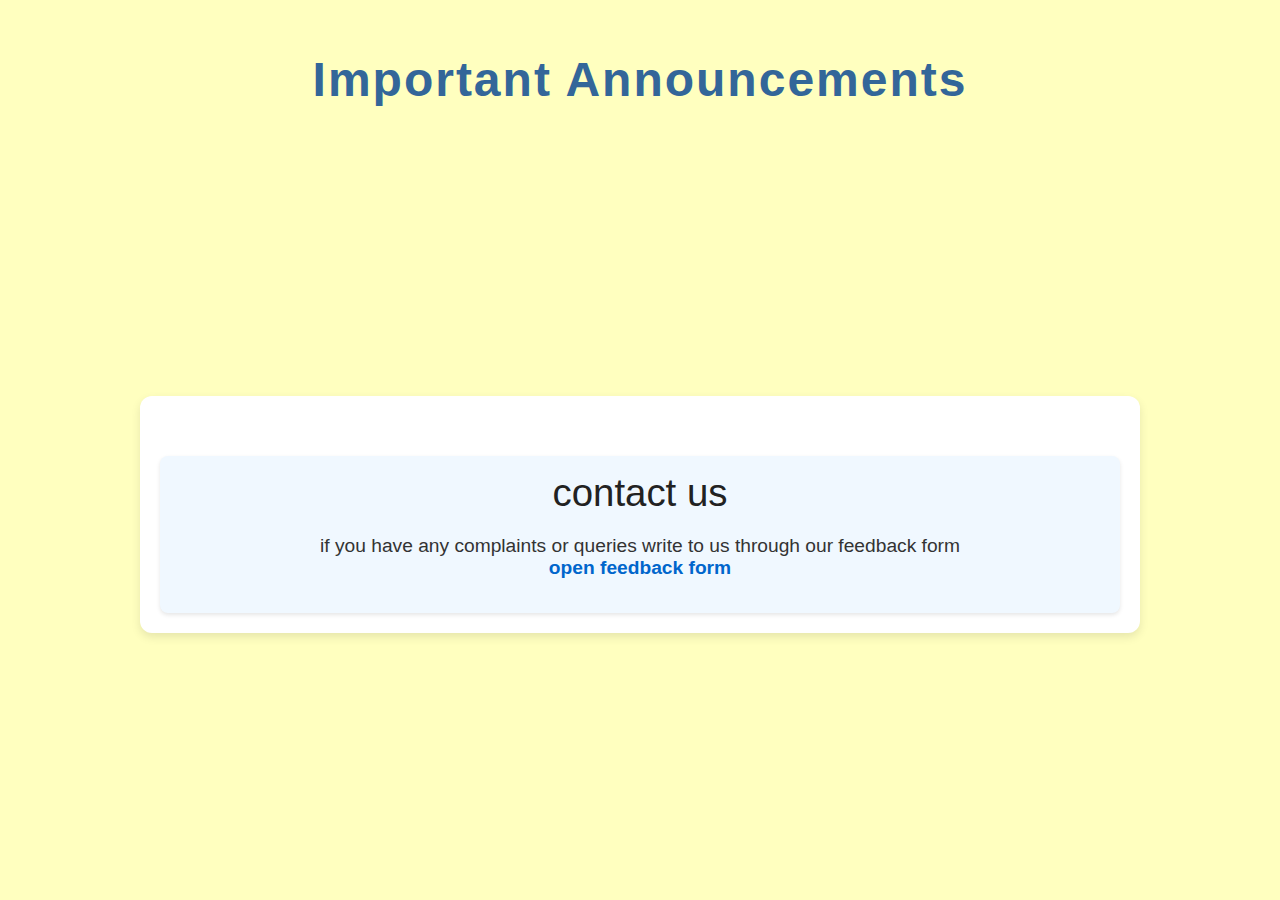
<file: announcement.html>
<!DOCTYPE html>
<html lang="en">
<head>
<meta charset="UTF-8" />
<meta name="viewport" content="width=device-width, initial-scale=1.0"/>
<title>Announcement Page</title>
<link rel="stylesheet" href="announcementstyles.css" />
</head>
<body>

<div class="container">
  <h1 class="animated-heading">Important Announcements</h1>

  <!-- Alerts Section -->
  <div class="alerts" id="alerts-section">
    <div class="alert">Try to avoid clicking on any external link thst is posted </div>
    <div class="alert">spammers and linkers are not allowed. If you found any please report to us.</div>
  </div>

  <!-- Messages Section -->
  <div class="messages" id="messages-section">
    <div class="message">Welcome to smile chat! Stay tuned for updates.</div>
   <!--  <div class="message">Don't forget to subscribe to our newsletter.</div> -->
  </div>

  <!-- Special Features Section -->
  <div class="special-section">

    <!-- Message with Image -->
    <!--  <div class="image-message" id="image-message">
      <div class="section-title">Message with Image</div>
      <p style="text-align:center;">Check out this amazing event!</p>
      <img src="https://images.unsplash.com/photo-1506744038136-46273834b3fb?ixlib=rb-4.0.3&auto=format&fit=crop&w=800&q=80" alt="Event Image" />
    </div> -->

    <!-- Share Text with Website Link -->
    <div class="share-section" id="share-section" style="margin-top:40px;">
      <div class="section-title">contact us</div>
      <p>if you have any complaints or queries write to us through our feedback form <br/><a href="https://form.jotform.com/260275777628369" target="_blank">open feedback form</a></p>
    </div>

    <!-- Poll -->
   <!-- <div class="poll" id="poll">
      <div class="section-title">Poll: What's your favorite color?</div>
      <div class="poll-question">Choose one:</div>
      <div class="poll-options">
        <label><input type="radio" name="color" value="Red" /> Red</label>
        <label><input type="radio" name="color" value="Blue" /> Blue</label>
        <label><input type="radio" name="color" value="Green" /> Green</label>
        <label><input type="radio" name="color" value="Yellow" /> Yellow</label>
      </div>
      <button class="vote" onclick="submitPoll()">Vote</button>
      <div id="poll-result" style="margin-top:10px; font-weight: bold; color: #333;"></div>
    </div> -->

  </div>
</div>

<script src="announcementscript.js"></script>
</body>
</html>
</file>
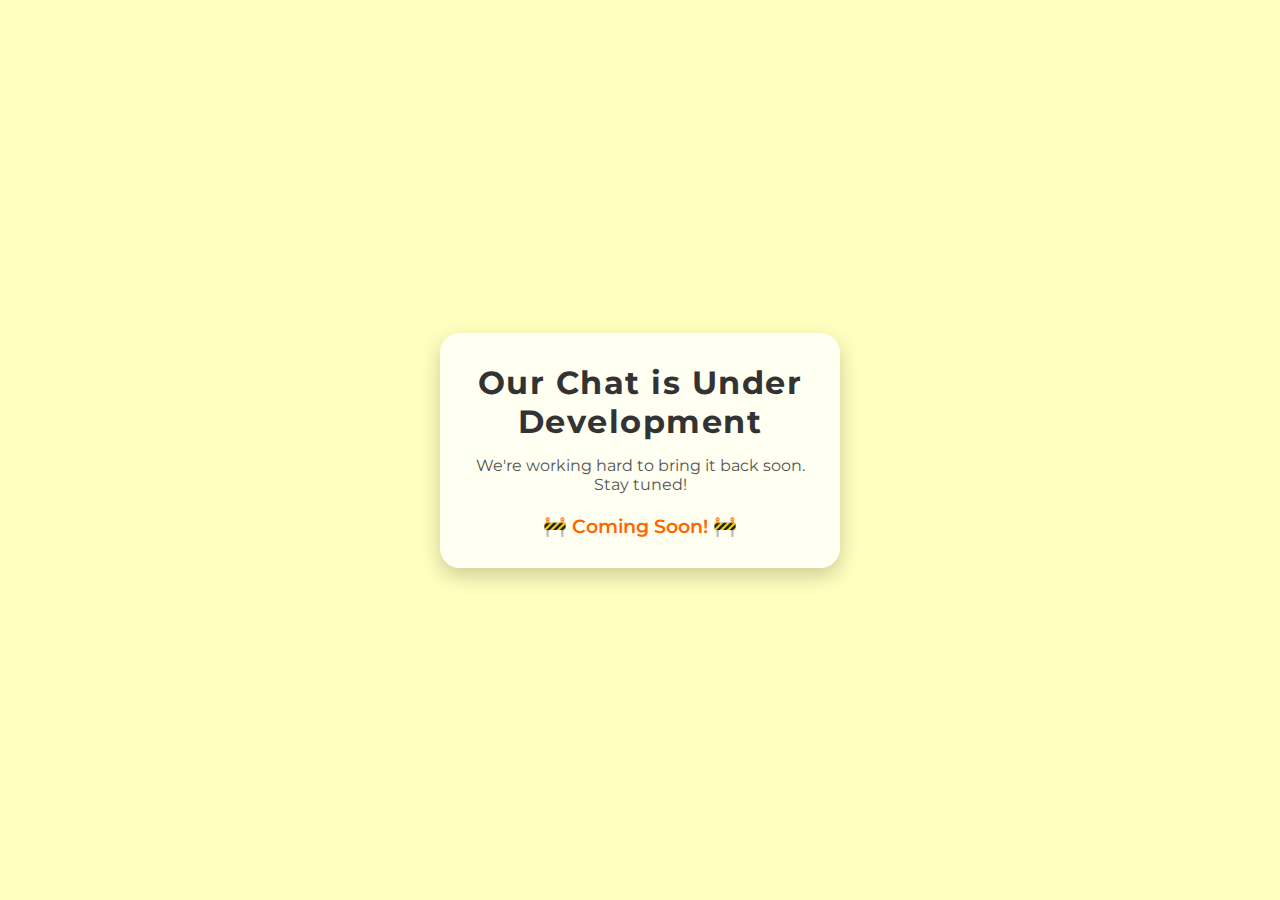
<file: construction.html>
<!DOCTYPE html>
<html lang="en">
<head>
<meta charset="UTF-8" />
<meta name="viewport" content="width=device-width, initial-scale=1.0" />
<title>Chat Under Development</title>
<!-- Google Fonts for stylish and easy-to-read font -->
<link href="https://fonts.googleapis.com/css2?family=Montserrat:wght@400;700&display=swap" rel="stylesheet" />
<style>
  /* Reset default margins and paddings */
  * {
    margin: 0;
    padding: 0;
    box-sizing: border-box;
  }
  
  /* Body styles */
  body {
    background-color: #ffffbf;
    font-family: 'Montserrat', sans-serif;
    display: flex;
    justify-content: center;
    align-items: center;
    min-height: 100vh;
    padding: 20px;
    text-align: center;
  }

  /* Container for the content */
  .container {
    padding: 30px 20px;
    background: rgba(255, 255, 255, 0.8);
    border-radius: 20px;
    box-shadow: 0 8px 20px rgba(0,0,0,0.2);
    max-width: 90%;
    width: 400px;
    animation: pulse 2s infinite;
  }

  /* Main heading */
  h1 {
    font-size: 2em;
    color: #333;
    margin-bottom: 15px;
    font-weight: 700;
    letter-spacing: 1.5px;
  }

  /* Subtext */
  p {
    font-size: 1em;
    color: #555;
    margin-bottom: 20px;
  }

  /* Status animation */
  .status {
    font-size: 1.2em;
    font-weight: 600;
    color: #ff6600;
    margin-top: 15px;
    animation: bounce 1.5s infinite alternate;
  }

  /* Keyframes for pulse animation */
  @keyframes pulse {
    0% { transform: scale(1); }
    50% { transform: scale(1.02); }
    100% { transform: scale(1); }
  }

  /* Keyframes for bounce animation */
  @keyframes bounce {
    0% { transform: translateY(0); }
    100% { transform: translateY(-10px); }
  }

  /* Responsive adjustments */
  @media (max-width: 600px) {
    .container {
      padding: 20px 15px;
    }

    h1 {
      font-size: 1.5em;
    }

    p {
      font-size: 0.9em;
    }

    .status {
      font-size: 1.1em;
    }
  }
</style>
</head>
<body>
  <div class="container">
    <h1>Our Chat is Under Development</h1>
    <p>We're working hard to bring it back soon. Stay tuned!</p>
    <div class="status">🚧 Coming Soon! 🚧</div>
  </div>
</body>
</html>
</file>
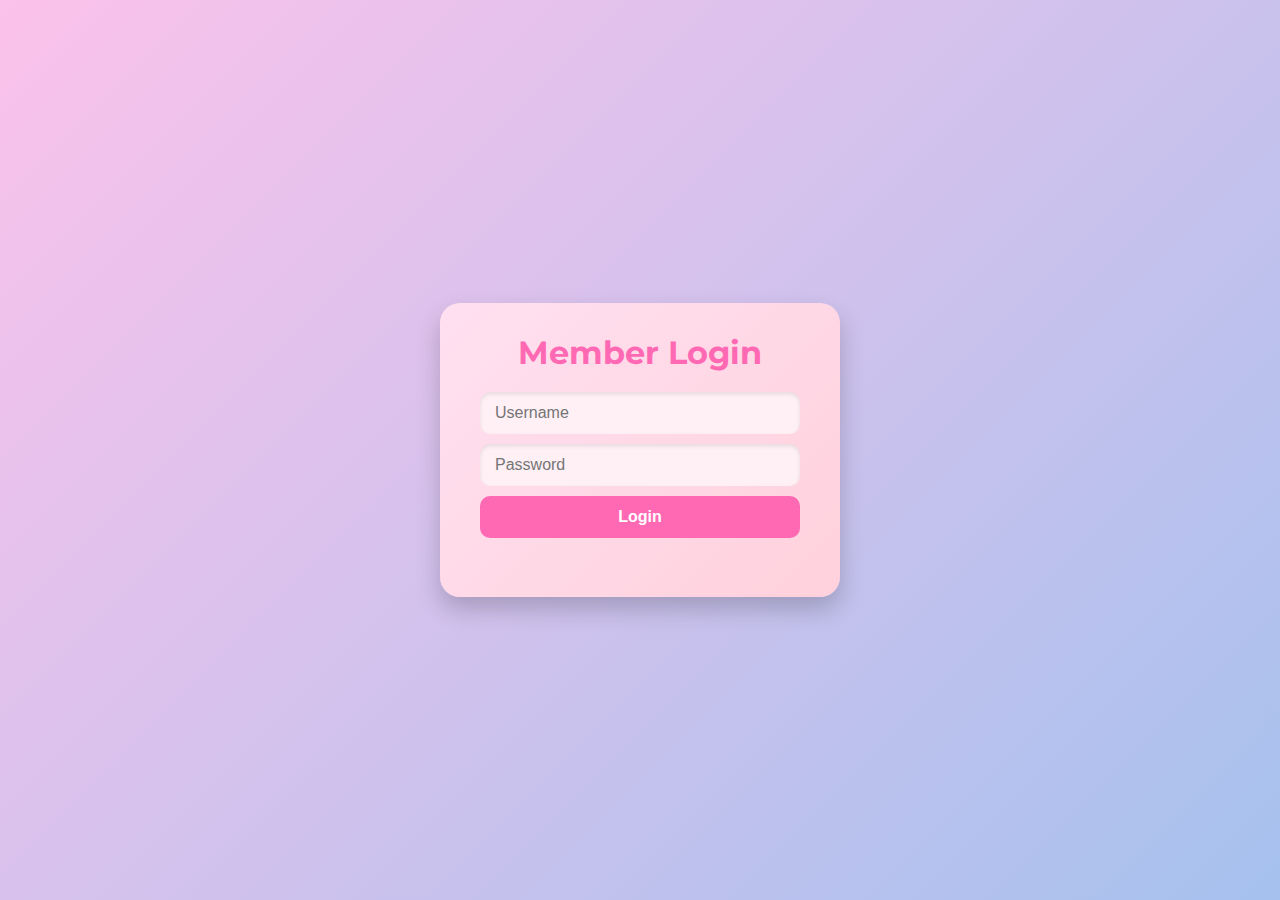
<file: members.html>
<!DOCTYPE html>
<html lang="en">
<head>
<meta charset="UTF-8" />
<meta name="viewport" content="width=device-width, initial-scale=1.0" />
<title>Members Login</title>
<!-- Link to external CSS -->
<link rel="stylesheet" href="loginstyles.css" />
<!-- Google Fonts for style -->
<link href="https://fonts.googleapis.com/css2?family=Montserrat:wght@600&display=swap" rel="stylesheet" />
</head>
<body>
<div id="login-box">
  <h2>Member Login</h2>
  <input type="text" id="username" placeholder="Username" />
  <input type="password" id="password" placeholder="Password" />
  <button id="login-btn">Login</button>
  <div id="error-message">Invalid username or password.</div>
</div>
<!-- Link to external JavaScript -->
<script src="loginscript.js"></script>
</body>
</html>
</file>
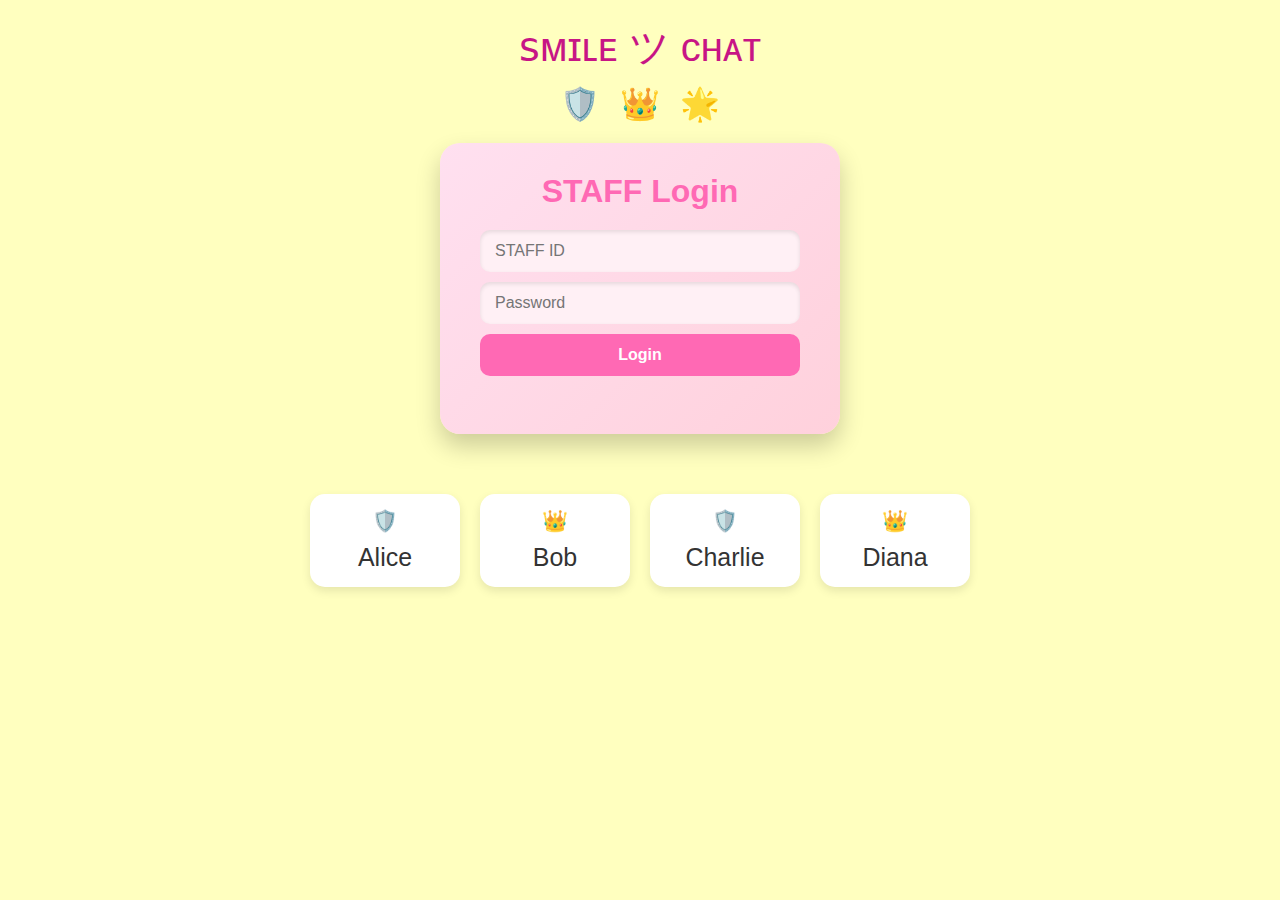
<file: mystafflogin.html>
<!DOCTYPE html>
<html lang="en">
<head>
<meta charset="UTF-8" />
<meta name="viewport" content="width=device-width, initial-scale=1.0" />
<title>Members Login</title>
<!-- Link to external CSS if needed -->
<link rel="stylesheet" href="mystaffloginstyles.css" />
</head>
<body>
<!-- Top room name with special font style and deep pink color -->
<div class="room-name">ꜱᴍɪʟᴇ ツ ᴄʜᴀᴛ</div>
<!-- Emojis only, no star gif -->
<div class="header">
  <span>🛡️</span>
  <span>👑</span>
  <span>🌟</span>
</div>
<!-- Staff List -->
<div class="staff-list" id="staffList"></div>

<div id="login-box">
  <h2>STAFF Login</h2>
  <input type="text" id="username" placeholder="STAFF ID" />
  <input type="password" id="password" placeholder="Password" />
  <button id="login-btn">Login</button>
  <div id="error-message">Invalid username or password.</div>
</div>

<!-- Link to external JavaScript if needed -->
<script src="mystaffloginscript.js"></script>
</body>
</html>
</file>
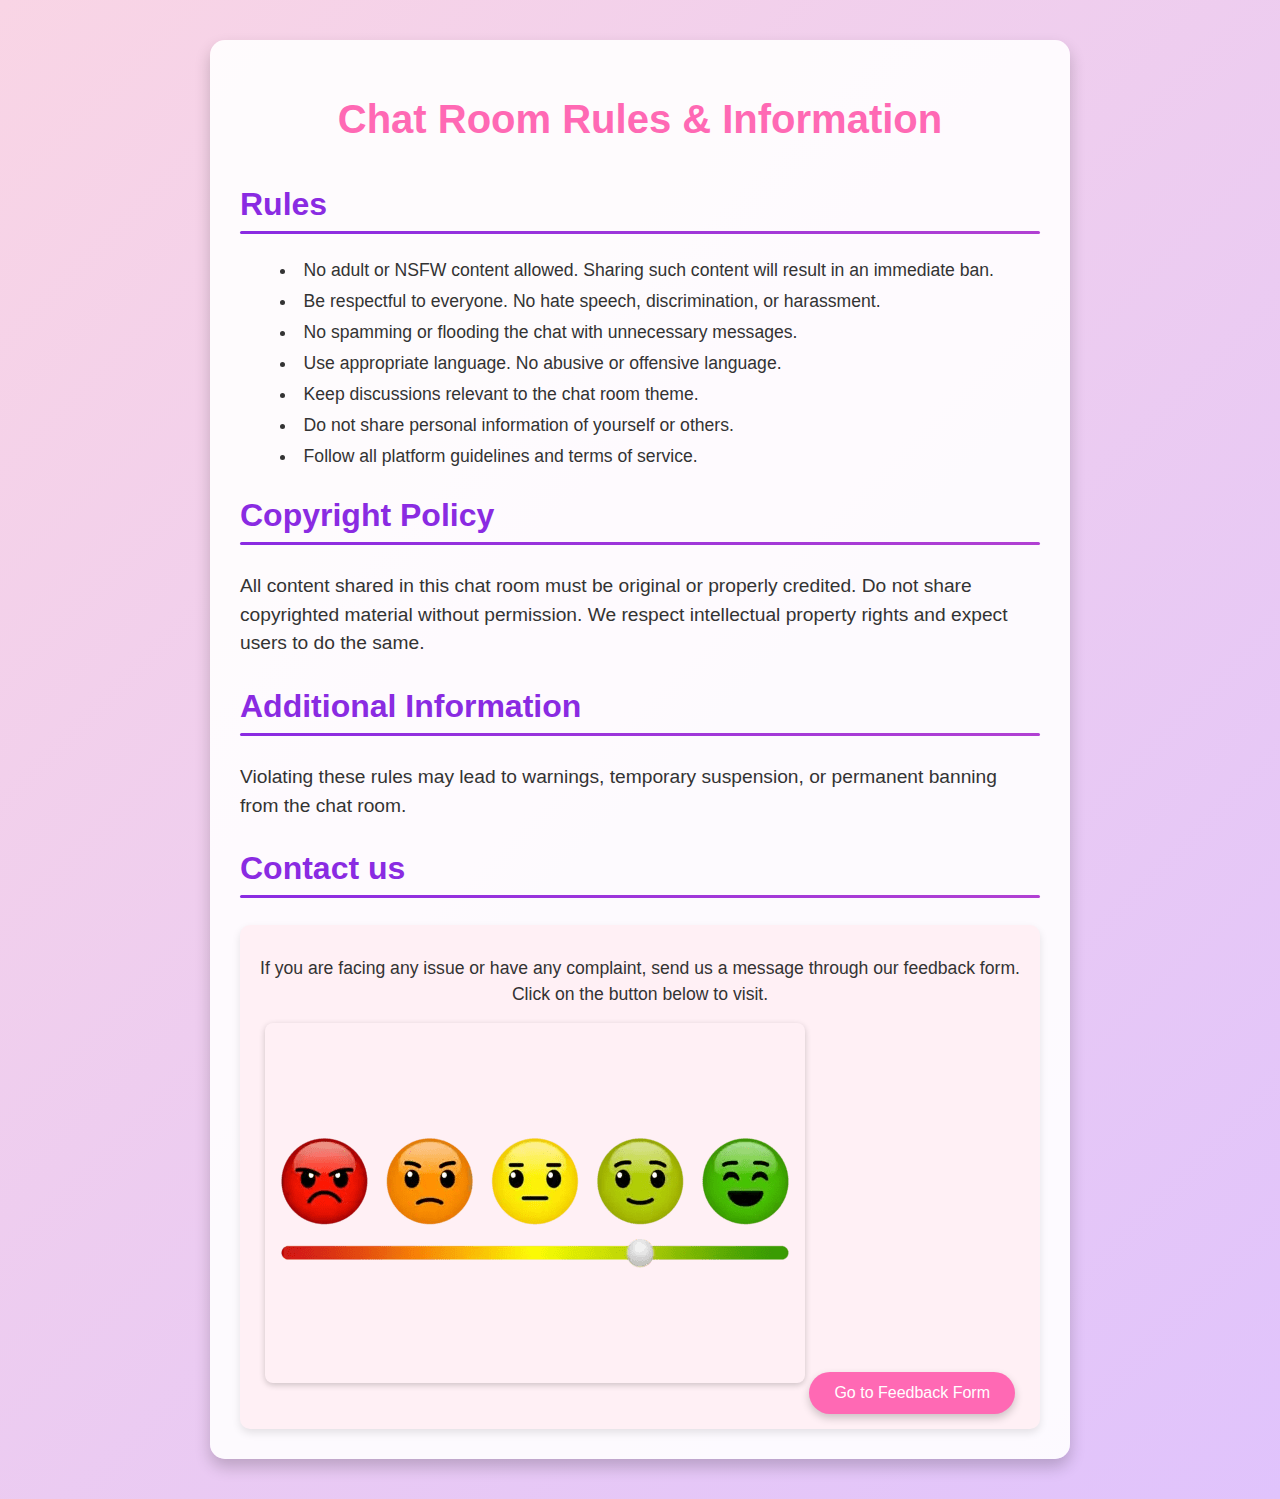
<file: rules.html>
<!DOCTYPE html>
<html lang="en">
<head>
  <meta charset="UTF-8" />
  <meta name="viewport" content="width=device-width, initial-scale=1.0"/>
  <title>Chat Room Rules & Info</title>
  <link rel="stylesheet" href="rulesstyles.css" />
</head>
<body>
  <div class="rules-container">
    <h1>Chat Room Rules & Information</h1>
    
    <h2>Rules</h2>
    <ul>
      <li>No adult or NSFW content allowed. Sharing such content will result in an immediate ban.</li>
      <li>Be respectful to everyone. No hate speech, discrimination, or harassment.</li>
      <li>No spamming or flooding the chat with unnecessary messages.</li>
      <li>Use appropriate language. No abusive or offensive language.</li>
      <li>Keep discussions relevant to the chat room theme.</li>
      <li>Do not share personal information of yourself or others.</li>
      <li>Follow all platform guidelines and terms of service.</li>
    </ul>
    
    <h2>Copyright Policy</h2>
    <p>All content shared in this chat room must be original or properly credited. Do not share copyrighted material without permission. We respect intellectual property rights and expect users to do the same.</p>
    
    <h2>Additional Information</h2>
    <p>Violating these rules may lead to warnings, temporary suspension, or permanent banning from the chat room.</p>
    
    <h2>Contact us</h2>
    <div class="contact-section">
      <p>If you are facing any issue or have any complaint, send us a message through our feedback form. Click on the button below to visit.</p>
      <img src="feedback.png" alt="Feedback Form" class="contact-image"/>
      <button onclick="window.location.href='https://form.jotform.com/260275777628369'">Go to Feedback Form</button>
    </div>
  </div>
</body>
</html>
</file>
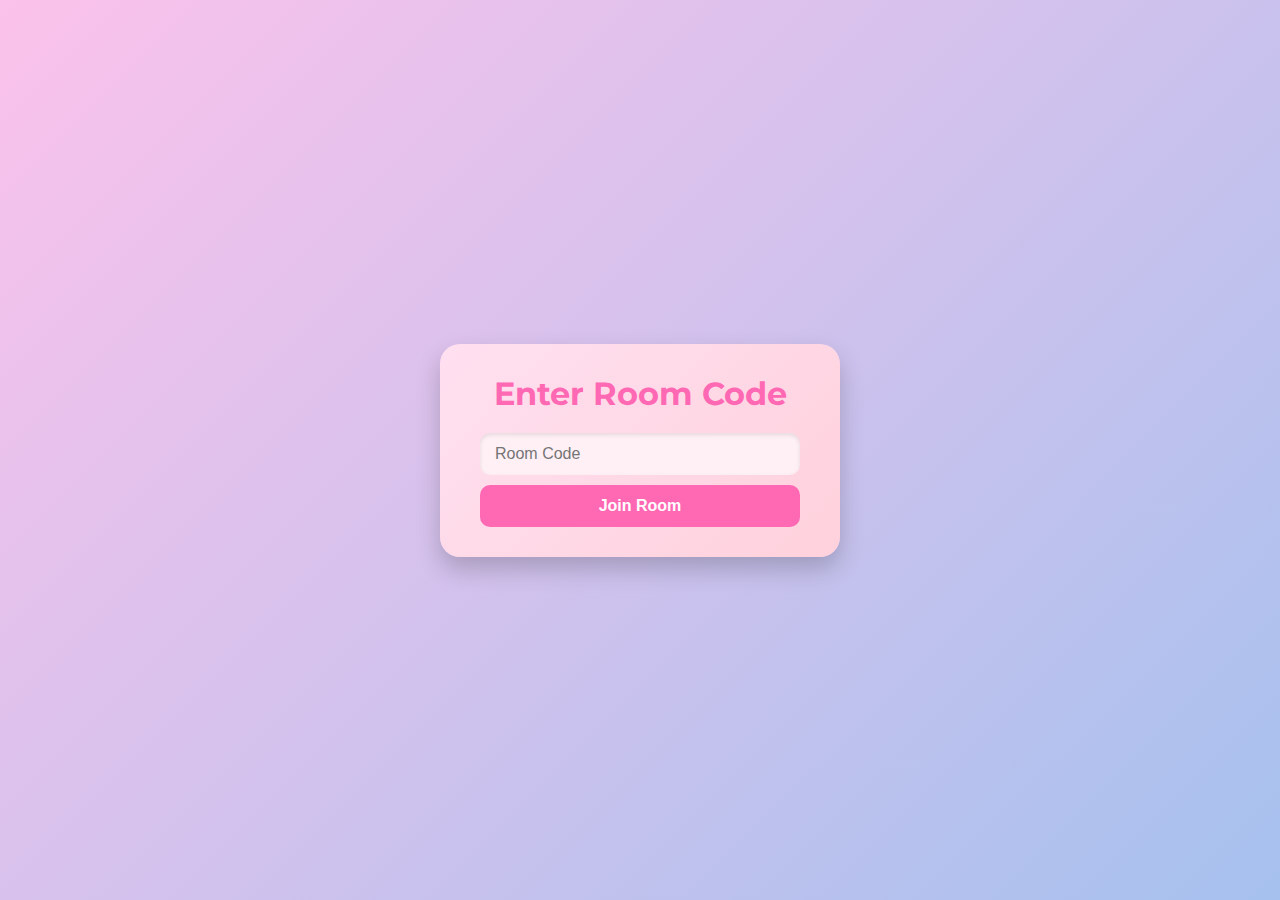
<file: temp.html>
<!DOCTYPE html>
<html lang="en">
<head>
<meta charset="UTF-8" />
<meta name="viewport" content="width=device-width, initial-scale=1.0" />
<title>Join Room by Code</title>
<!-- Link to external CSS -->
<link rel="stylesheet" href="tempstyles.css" />
<!-- Google Fonts for style -->
<link href="https://fonts.googleapis.com/css2?family=Montserrat:wght@600&display=swap" rel="stylesheet" />
</head>
<body>
<div id="login-box">
  <h2>Enter Room Code</h2>
  <input type="text" id="room-code-input" placeholder="Room Code" />
  <button id="join-btn">Join Room</button>
</div>
<!-- Link to external JavaScript -->
<script src="tempscript.js"></script>
</body>
</html>
</file>
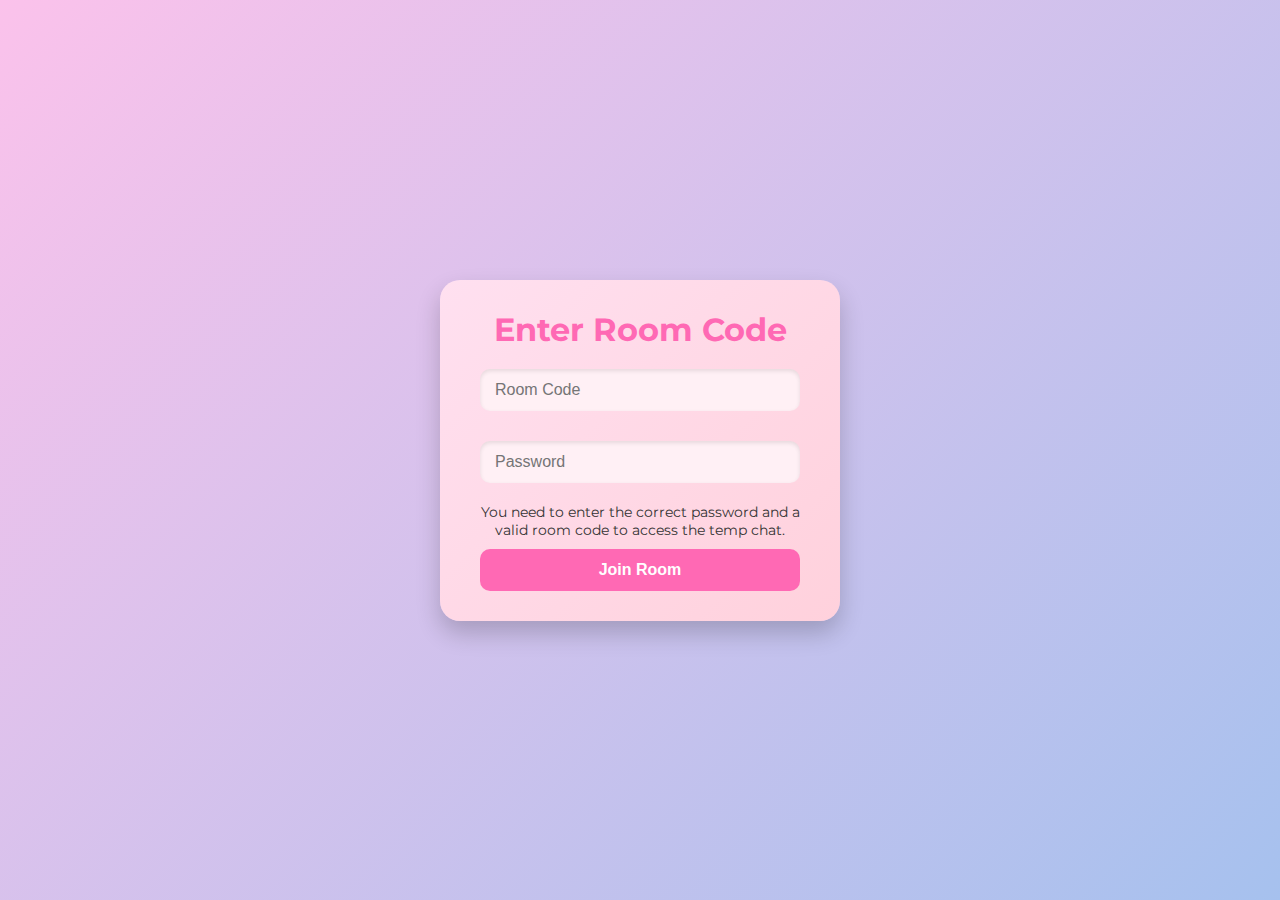
<file: temppvt.html>
<!DOCTYPE html>
<html lang="en">
<head>
<meta charset="UTF-8" />
<meta name="viewport" content="width=device-width, initial-scale=1.0" />
<title>Join Room by Code</title>
<!-- Link to external CSS -->
<link rel="stylesheet" href="temppvtstyles.css" />
<!-- Google Fonts -->
<link href="https://fonts.googleapis.com/css2?family=Montserrat:wght@600&display=swap" rel="stylesheet" />
</head>
<body>
<div id="login-box">
  <h2>Enter Room Code</h2>
  <input type="text" id="room-code-input" placeholder="Room Code" />
  <div id="password-section">
    <input type="password" id="password-input" placeholder="Password" />
    <div id="message">You need to enter the correct password and a valid room code to access the temp chat.</div>
  </div>
  <button id="join-btn">Join Room</button>
</div>
<!-- Link to external JS -->
<script src="temppvtscript.js"></script>
</body>
</html>
</file>
<file: announcementstyles.css>
body {
  background-color: #ffffbf;
  font-family: 'Helvetica Neue', Helvetica, Arial, sans-serif;
  margin: 0;
  padding: 20px;
  color: #333;
}

/* Container style with fade-in animation */
.container {
  max-width: 1000px;
  margin: 0 auto;
  animation: fadeIn 2s ease-in-out;
}

/* Fade-in keyframes */
@keyframes fadeIn {
  from {opacity: 0; transform: translateY(-20px);}
  to {opacity: 1; transform: translateY(0);}
}

/* Animated Heading Style */
h1.animated-heading {
  font-family: 'Segoe UI', Tahoma, Geneva, Verdana, sans-serif; /* Stylish and readable */
  font-size: 3em;
  margin-bottom: 30px;
  text-align: center;
  color: #336699; /* Light, calming color */
  letter-spacing: 2px;
  font-weight: 700;
  animation: pulseFade 2s infinite alternate ease-in-out;
}

/* Pulse and glow animation for heading */
@keyframes pulseFade {
  0% {
    opacity: 1;
    text-shadow: 0 0 10px rgba(51, 102, 153, 0.4);
  }
  100% {
    opacity: 0.8;
    text-shadow: 0 0 20px rgba(51, 102, 153, 0.6);
  }
}

/* Alerts styles with slideIn animation */
.alerts {
  display: flex;
  flex-direction: column;
  gap: 15px;
  margin-bottom: 40px;
}

.alert {
  font-weight: bold;
  font-family: 'Arial Black', Gadget, sans-serif;
  font-size: 1.3em;
  color: #b22222; /* dark red */
  background: linear-gradient(135deg, #ffe4e1, #ffe4e1);
  padding: 15px 20px;
  border-radius: 10px;
  box-shadow: 0 4px 8px rgba(0,0,0,0.15);
  border-left: 8px solid #b22222;
  opacity: 0;
  transform: translateY(-20px);
  animation: slideIn 1s forwards;
}

@keyframes slideIn {
  to {
    opacity: 1;
    transform: translateY(0);
  }
}

/* Messages styles with fade-in animation */
.messages {
  display: flex;
  flex-direction: column;
  gap: 12px;
}

.message {
  font-family: 'Arial', sans-serif;
  font-size: 1.2em;
  color: #444;
  background-color: #f9f9f9;
  padding: 12px 16px;
  border-radius: 8px;
  box-shadow: 0 2px 4px rgba(0,0,0,0.1);
  opacity: 0;
  animation: fadeIn 1.5s forwards;
}

/* Special Features Section */
.special-section {
  margin-top: 50px;
  padding: 20px;
  background: #fff;
  border-radius: 12px;
  box-shadow: 0 4px 10px rgba(0,0,0,0.1);
  animation: fadeIn 1s;
}

.section-title {
  text-align: center;
  font-size: 2em;
  margin-bottom: 20px;
  color: #222;
}

/* Message with Image */
.image-message {
  display: flex;
  flex-direction: column;
  align-items: center;
  gap: 15px;
}

.image-message img {
  max-width: 100%;
  height: auto;
  border-radius: 10px;
  box-shadow: 0 2px 6px rgba(0,0,0,0.2);
  transition: transform 0.3s;
}

/* Share section styles */
.share-section {
  text-align: center;
  font-family: 'Arial', sans-serif;
  font-size: 1.2em;
  padding: 15px;
  background-color: #f0f8ff;
  border-radius: 8px;
  box-shadow: 0 2px 4px rgba(0,0,0,0.1);
}

/* Link styles */
.share-section a {
  color: #0066cc;
  text-decoration: none;
  font-weight: bold;
}

/* Poll styles */
.poll {
  display: flex;
  flex-direction: column;
  gap: 15px;
  margin-top: 20px;
}

.poll-question {
  font-size: 1.3em;
  font-weight: bold;
}

.poll-options {
  display: flex;
  flex-direction: column;
  gap: 10px;
}

.poll-options label {
  font-size: 1.1em;
}

button.vote {
  padding: 10px 20px;
  font-size: 1em;
  border: none;
  border-radius: 6px;
  background-color: #4CAF50;
  color: white;
  cursor: pointer;
  margin-top: 10px;
  transition: background-color 0.3s;
}

button.vote:hover {
  background-color: #45a049;
}

/* Responsive adjustments */
@media(max-width: 600px){
  .section-title {
    font-size: 1.5em;
  }
}
</file>
<file: loginstyles.css>
/* Reset styles */
* {
  box-sizing: border-box;
  margin: 0;
  padding: 0;
}
/* Body with pastel background */
body {
  font-family: 'Helvetica Neue', Helvetica, Arial, sans-serif;
  background: linear-gradient(135deg, #fbc2eb, #a6c1ee);
  height: 100vh;
  display: flex;
  justify-content: center;
  align-items: center;
}
/* Login box styles */
#login-box {
  background: linear-gradient(135deg, #ffe0f0, #ffd1dc);
  padding: 30px 40px;
  border-radius: 20px;
  box-shadow: 0 12px 24px rgba(0,0,0,0.2);
  width: 90%;
  max-width: 400px;
  font-family: 'Montserrat', sans-serif;
  text-align: center;
}
#login-box h2 {
  margin-bottom: 20px;
  font-size: 2em;
  color: #ff69b4;
}
#username, #password {
  width: 100%;
  padding: 12px 15px;
  font-size: 1em;
  border: none;
  border-radius: 10px;
  background: #fff0f5;
  box-shadow: inset 0 2px 4px rgba(0,0,0,0.1);
  margin-bottom: 10px;
  transition: box-shadow 0.3s ease;
}
#username:focus, #password:focus {
  outline: none;
  box-shadow: inset 0 2px 8px rgba(0,0,0,0.2);
}
#login-btn {
  width: 100%;
  padding: 12px;
  font-size: 1em;
  border: none;
  border-radius: 10px;
  background: #ff69b4;
  color: #fff;
  cursor: pointer;
  font-weight: bold;
  transition: background 0.3s ease, transform 0.2s;
}
#login-btn:hover {
  background: #ff85c1;
  transform: translateY(-2px);
}
#error-message {
  margin-top: 10px;
  color: red;
  font-family: 'Montserrat', sans-serif;
  font-size: 1em;
  opacity: 0;
  transition: opacity 0.3s ease;
}
#error-message.show {
  opacity: 1;
}
</file>
<file: mystaffloginstyles.css>
/* Reset styles */
* {
  box-sizing: border-box;
  margin: 0;
  padding: 0;
}

/* Body with specified background color */
body {
  font-family: 'Helvetica Neue', Helvetica, Arial, sans-serif;
  background: #ffffbf;
  min-height: 100vh;
  display: flex;
  flex-direction: column;
  align-items: center;
  justify-content: flex-start;
  padding: 20px;
}

/* Custom font style for the room name at the top */
.room-name {
  font-family: 'Arial', sans-serif;
  font-size: 2.5em;
  margin-bottom: 10px;
  text-align: center;
  color: #c71585; /* Deep pink color */
  font-weight: normal; /* Not bold */
}

/* Heading styles */
h1 {
  font-size: 2.5em;
  margin-bottom: 10px;
  text-align: center;
  color: #fff;
}

/* Header with emojis only, no star gif now */
.header {
  display: flex;
  align-items: center;
  justify-content: center;
  font-size: 2em;
  margin-bottom: 20px;
}
.header span {
  margin: 0 10px;
  animation: shimmer 3s infinite;
}
/* Animate emojis for shimmer effect */
@keyframes shimmer {
  0% { text-shadow: 0 0 5px #fff, 0 0 10px #4caf50; }
  50% { text-shadow: 0 0 15px #fff, 0 0 20px #4caf50; }
  100% { text-shadow: 0 0 5px #fff, 0 0 10px #4caf50; }
}

/* Login box styles */
#login-box {
  background: linear-gradient(135deg, #ffe0f0, #ffd1dc);
  padding: 30px 40px;
  border-radius: 20px;
  box-shadow: 0 12px 24px rgba(0,0,0,0.2);
  width: 100%;
  max-width: 400px;
  font-family: 'Montserrat', sans-serif;
  text-align: center;
  margin-bottom: 30px;
}
#login-box h2 {
  margin-bottom: 20px;
  font-size: 2em;
  color: #ff69b4;
}
#login-box h4 {
  margin-bottom: 20px;
  font-weight: normal;
  font-size: 1em;
  color: #555;
}

/* Input styles */
#username, #password {
  width: 100%;
  padding: 12px 15px;
  font-size: 1em;
  border: none;
  border-radius: 10px;
  background: #fff0f5;
  box-shadow: inset 0 2px 4px rgba(0,0,0,0.1);
  margin-bottom: 10px;
  transition: box-shadow 0.3s ease;
}
#username:focus, #password:focus {
  outline: none;
  box-shadow: inset 0 2px 8px rgba(0,0,0,0.2);
}

/* Button styles */
#login-btn {
  width: 100%;
  padding: 12px;
  font-size: 1em;
  border: none;
  border-radius: 10px;
  background: #ff69b4;
  color: #fff;
  cursor: pointer;
  font-weight: bold;
  transition: background 0.3s ease, transform 0.2s;
}
#login-btn:hover {
  background: #ff85c1;
  transform: translateY(-2px);
}

/* Error message styles */
#error-message {
  margin-top: 10px;
  color: red;
  font-family: 'Montserrat', sans-serif;
  font-size: 1em;
  opacity: 0;
  transition: opacity 0.3s ease;
}
#error-message.show {
  opacity: 1;
}

/* Staff list styling, small boxes with animations */
.staff-list {
  width: 100%;
  max-width: 800px;
  display: flex;
  flex-wrap: wrap;
  justify-content: center;
  gap: 20px;
  margin-top: 30px;
  order: 2; /* Ensures list is below login section */
}

/* Staff member styles with pulse effect on click */
.staff-member {
  background: #fff;
  border-radius: 15px;
  padding: 15px 20px;
  min-width: 150px;
  text-align: center;
  font-family: 'Open Sans', sans-serif;
  font-size: 1.3em;
  box-shadow: 0 4px 10px rgba(0,0,0,0.1);
  position: relative;
  opacity: 0;
  animation: slideIn 1s ease forwards;
  cursor: pointer;
  transition: transform 0.2s, box-shadow 0.2s;
}
.staff-member:nth-child(1) { animation-delay: 0.2s; opacity: 1; }
.staff-member:nth-child(2) { animation-delay: 0.4s; opacity: 1; }
.staff-member:nth-child(3) { animation-delay: 0.6s; opacity: 1; }
.staff-member:nth-child(4) { animation-delay: 0.8s; opacity: 1; }

@keyframes slideIn {
  from { transform: translateY(20px); opacity: 0; }
  to { transform: translateY(0); opacity: 1; }
}

/* Pulse effect on click */
@keyframes pulse {
  0% { transform: scale(1); box-shadow: 0 0 0 rgba(0,0,0,0); }
  50% { transform: scale(1.1); box-shadow: 0 0 15px rgba(0,0,0,0.2); }
  100% { transform: scale(1); box-shadow: 0 0 0 rgba(0,0,0,0); }
}

/* Name styling with fade-in-up animation */
.name {
  display: flex;
  align-items: center;
  justify-content: center;
  margin-top: 10px;
  font-family: 'Open Sans', sans-serif;
  font-size: 1.2em;
  color: #333;
  animation: fadeInUp 1s ease;
}
@keyframes fadeInUp {
  from { opacity: 0; transform: translateY(10px); }
  to { opacity: 1; transform: translateY(0); }
}

/* Message below the list */
.join-message {
  margin-top: 30px;
  background: #ffe0b2;
  padding: 15px;
  border-radius: 10px;
  max-width: 800px;
  width: 90%;
  text-align: center;
  font-family: 'Open Sans', sans-serif;
  font-size: 1.1em;
  font-weight: 600;
  color: #333;
  box-shadow: 0 4px 10px rgba(0,0,0,0.1);
  animation: fadeIn 1s ease;
}

/* Responsive adjustments */
@media(max-width: 600px){
  h1 {
    font-size: 2em;
  }
  .staff-member {
    min-width: 100px;
    font-size: 1em;
  }
  .instructions {
    font-size: 1em;
  }
  .join-message {
    font-size: 1em;
  }
}
</file>
<file: rulesstyles.css>
/* Basic Reset and Body Style */
body {
  font-family: 'Arial', sans-serif;
  background: linear-gradient(135deg, #f9d5e5, #e0c3fc);
  padding: 40px;
  margin: 0;
  color: #333;
}

/* Container Styling */
.rules-container {
  max-width: 800px;
  margin: auto;
  background: rgba(255, 255, 255, 0.9);
  padding: 30px;
  border-radius: 15px;
  box-shadow: 0 8px 16px rgba(0,0,0,0.2);
}

/* Main Heading */
h1 {
  font-size: 2.5em;
  color: #ff69b4; /* pink */
  text-align: center;
  margin-bottom: 20px;
  position: relative;
}

/* Animated underline for main heading */
h1::after {
  content: "";
  display: block;
  height: 4px;
  width: 0;
  background: linear-gradient(90deg, #ff69b4, #ffb6c1);
  margin: 10px auto;
  border-radius: 2px;
  animation: expandUnderline 2s infinite alternate;
}

@keyframes expandUnderline {
  from { width: 0; }
  to { width: 100%; }
}

/* Subheadings */
h2 {
  font-size: 2em;
  color: #8a2be2; /* purple */
  margin-top: 30px;
  position: relative;
}

/* Moving gradient underline for subheadings */
h2::after {
  content: "";
  display: block;
  height: 3px;
  width: 100%;
  background: linear-gradient(270deg, #8a2be2, #ff69b4, #8a2be2);
  background-size: 600% 600%;
  animation: moveGradient 3s linear infinite;
  border-radius: 2px;
  margin-top: 8px;
}

/* Gradient animation for h2 underline */
@keyframes moveGradient {
  0% { background-position: 0% 50%; }
  100% { background-position: 100% 50%; }
}

/* List styles */
ul {
  list-style: disc inside;
  margin-top: 15px;
  font-size: 1.1em;
}

li {
  margin-bottom: 10px;
}

/* Paragraph styles */
p {
  font-size: 1.2em;
  margin-top: 15px;
  line-height: 1.5;
}

/* Contact section styles */
.contact-section {
  margin-top: 20px;
  text-align: center;
  padding: 15px;
  border-radius: 10px;
  background-color: #fff0f5;
  box-shadow: 0 4px 8px rgba(0,0,0,0.1);
}

.contact-section p {
  font-size: 1.1em;
  margin-bottom: 15px;
}

.contact-image {
  max-width: 100%;
  height: auto;
  border-radius: 8px;
  margin-bottom: 15px;
  box-shadow: 0 2px 6px rgba(0,0,0,0.2);
}

button {
  padding: 12px 25px;
  font-size: 1em;
  background-color: #ff69b4;
  color: #fff;
  border: none;
  border-radius: 25px;
  cursor: pointer;
  box-shadow: 0 4px 8px rgba(0,0,0,0.2);
  transition: background-color 0.3s, transform 0.2s;
}

button:hover {
  background-color: #ff85c1;
  transform: scale(1.05);
}
</file>
<file: tempstyles.css>
/* Reset and base styles */
* {
  box-sizing: border-box;
  margin: 0;
  padding: 0;
}

body {
  font-family: 'Helvetica Neue', Helvetica, Arial, sans-serif;
  background: linear-gradient(135deg, #fbc2eb, #a6c1ee);
  height: 100vh;
  display: flex;
  justify-content: center;
  align-items: center;
}

#login-box {
  background: linear-gradient(135deg, #ffe0f0, #ffd1dc);
  padding: 30px 40px;
  border-radius: 20px;
  box-shadow: 0 12px 24px rgba(0,0,0,0.2);
  text-align: center;
  width: 90%;
  max-width: 400px;
  font-family: 'Montserrat', sans-serif;
}

#login-box h2 {
  margin-bottom: 20px;
  font-family: 'Montserrat', sans-serif;
  font-size: 2em;
  color: #ff69b4;
}

#room-code-input {
  width: 100%;
  padding: 12px 15px;
  font-size: 1em;
  border: none;
  border-radius: 10px;
  background: #fff0f5;
  box-shadow: inset 0 2px 4px rgba(0,0,0,0.1);
  margin-bottom: 10px;
  transition: box-shadow 0.3s ease;
}

#room-code-input:focus {
  outline: none;
  box-shadow: inset 0 2px 8px rgba(0,0,0,0.2);
}

#join-btn {
  width: 100%;
  padding: 12px;
  font-size: 1em;
  border: none;
  border-radius: 10px;
  background: #ff69b4;
  color: #fff;
  cursor: pointer;
  font-weight: bold;
  transition: background 0.3s ease, transform 0.2s;
}

#join-btn:hover {
  background: #ff85c1;
  transform: translateY(-2px);
}
</file>
<file: temppvtstyles.css>
/* Reset and base styles */
* {
  box-sizing: border-box;
  margin: 0;
  padding: 0;
}
body {
  font-family: 'Helvetica Neue', Helvetica, Arial, sans-serif;
  background: linear-gradient(135deg, #fbc2eb, #a6c1ee);
  height: 100vh;
  display: flex;
  justify-content: center;
  align-items: center;
}
#login-box {
  background: linear-gradient(135deg, #ffe0f0, #ffd1dc);
  padding: 30px 40px;
  border-radius: 20px;
  box-shadow: 0 12px 24px rgba(0,0,0,0.2);
  text-align: center;
  width: 90%;
  max-width: 400px;
  font-family: 'Montserrat', sans-serif;
}
#login-box h2 {
  margin-bottom: 20px;
  font-family: 'Montserrat', sans-serif;
  font-size: 2em;
  color: #ff69b4;
}
#room-code-input {
  width: 100%;
  padding: 12px 15px;
  font-size: 1em;
  border: none;
  border-radius: 10px;
  background: #fff0f5;
  box-shadow: inset 0 2px 4px rgba(0,0,0,0.1);
  margin-bottom: 10px;
  transition: box-shadow 0.3s ease;
}
#room-code-input:focus {
  outline: none;
  box-shadow: inset 0 2px 8px rgba(0,0,0,0.2);
}
#password-section {
  margin-top: 20px;
  opacity: 0;
  transform: translateY(-10px);
  transition: opacity 0.5s ease, transform 0.5s ease;
}
#password-section.show {
  opacity: 1;
  transform: translateY(0);
}
#password-input {
  width: 100%;
  padding: 12px 15px;
  font-size: 1em;
  border: none;
  border-radius: 10px;
  background: #fff0f5;
  box-shadow: inset 0 2px 4px rgba(0,0,0,0.1);
  margin-bottom: 10px;
  transition: box-shadow 0.3s ease;
}
#password-input:focus {
  outline: none;
  box-shadow: inset 0 2px 8px rgba(0,0,0,0.2);
}
#message {
  margin-top: 10px;
  font-family: 'Montserrat', sans-serif;
  font-size: 0.9em;
  color: #333;
  margin-bottom: 10px;
}
#join-btn {
  width: 100%;
  padding: 12px;
  font-size: 1em;
  border: none;
  border-radius: 10px;
  background: #ff69b4;
  color: #fff;
  cursor: pointer;
  font-weight: bold;
  transition: background 0.3s ease, transform 0.2s;
}
#join-btn:hover {
  background: #ff85c1;
  transform: translateY(-2px);
}
</file>
